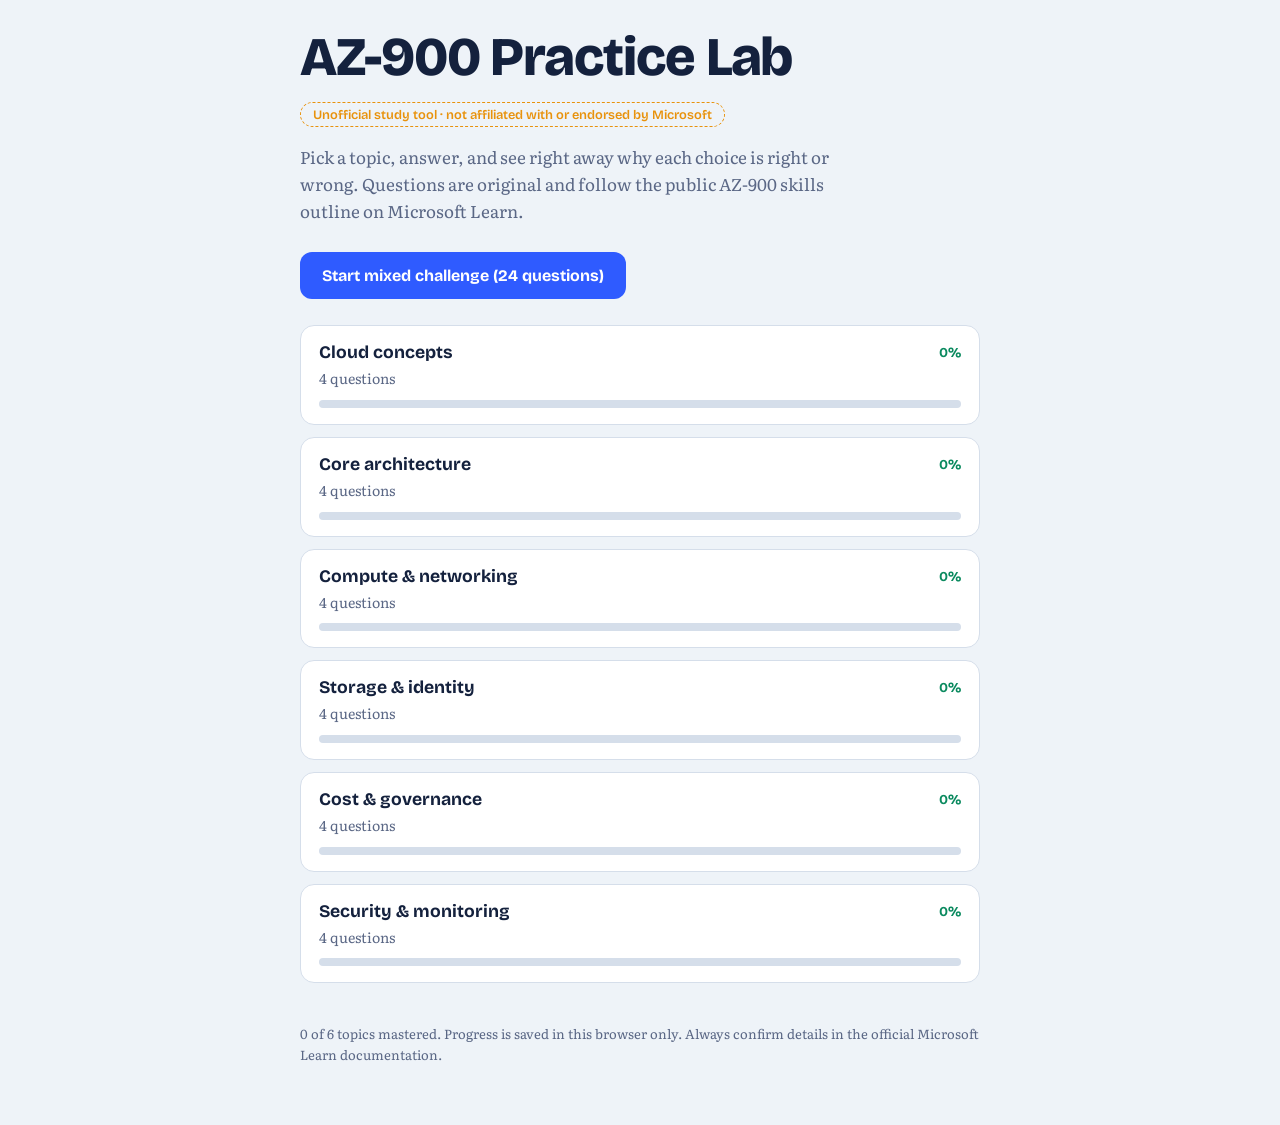
<file: index.html>
<!DOCTYPE html>
<html lang="en">
<head>
<meta charset="utf-8">
<meta name="viewport" content="width=device-width, initial-scale=1, viewport-fit=cover">
<title>AZ-900 Practice Lab (Unofficial)</title>
<link rel="preconnect" href="https://fonts.googleapis.com">
<link href="https://fonts.googleapis.com/css2?family=Bricolage+Grotesque:wght@500;700;800&family=Literata:wght@400;600&display=swap" rel="stylesheet">
<link rel="stylesheet" href="az900-practice-lab/styles.css">
</head>
<body>
<canvas id="fx"></canvas>
<main id="app"></main>
<script src="az900-practice-lab/questions.js"></script>
<script src="az900-practice-lab/app.js"></script>
</body>
</html>
</file>
<file: az900-practice-lab/styles.css>
:root{--bg:#eef3f8;--surface:#fff;--ink:#14213d;--mute:#5a6785;--line:#d5deea;--accent:#2f5bff;--accent-ink:#fff;--ok:#0b8a5f;--okbg:#e2f6ee;--bad:#d1343b;--badbg:#fdeaea;--amber:#e8920c;
--head:"Bricolage Grotesque",system-ui,sans-serif;--body:"Literata",Georgia,serif;
box-sizing:border-box;padding-top:env(safe-area-inset-top,0px);padding-bottom:env(safe-area-inset-bottom,0px)}
@media (prefers-color-scheme:dark){:root:not([data-theme="light"]){--bg:#0f1729;--surface:#18233d;--ink:#e8eefc;--mute:#9aa8c7;--line:#2a3858;--accent:#7b97ff;--accent-ink:#0f1729;--ok:#4fd1a1;--okbg:#10382d;--bad:#ff7a80;--badbg:#3d1c20;--amber:#ffb84a}}
:root[data-theme="dark"]{--bg:#0f1729;--surface:#18233d;--ink:#e8eefc;--mute:#9aa8c7;--line:#2a3858;--accent:#7b97ff;--accent-ink:#0f1729;--ok:#4fd1a1;--okbg:#10382d;--bad:#ff7a80;--badbg:#3d1c20;--amber:#ffb84a}
*{box-sizing:border-box}html{scroll-padding-top:env(safe-area-inset-top,0px)}
body{margin:0;background:var(--bg);color:var(--ink);font:17px/1.6 var(--body);min-height:100vh}
main{max-width:720px;margin:0 auto;padding:28px 20px 60px}
h1,h2,h3,.h{font-family:var(--head);line-height:1.1;margin:0}
h1{font-size:clamp(2.2rem,7vw,3.4rem);font-weight:800;letter-spacing:-.02em}
.tag{display:inline-block;margin-top:14px;padding:4px 12px;border:1.5px dashed var(--amber);border-radius:99px;font:600 .8rem var(--head);color:var(--amber)}
.lead{color:var(--mute);max-width:56ch;margin:16px 0 28px}
button{font:inherit;cursor:pointer;color:inherit}
:focus-visible{outline:3px solid var(--accent);outline-offset:2px}
.primary{background:var(--accent);color:var(--accent-ink);border:0;border-radius:12px;padding:14px 22px;font:700 1rem var(--head)}
.primary:hover{filter:brightness(1.08)}.ghost{background:none;border:1.5px solid var(--line);border-radius:12px;padding:12px 18px;font:600 .95rem var(--head)}
.topics{display:grid;gap:12px;margin-top:26px}
.topic{display:grid;grid-template-columns:1fr auto;gap:4px 12px;text-align:left;background:var(--surface);border:1.5px solid var(--line);border-radius:14px;padding:16px 18px}
.topic:hover{border-color:var(--accent)}.topic b{font:700 1.1rem var(--head)}.topic small{color:var(--mute);grid-column:1}
.bar{grid-column:1/-1;height:8px;background:var(--line);border-radius:9px;overflow:hidden;margin-top:6px}
.bar i{display:block;height:100%;background:var(--ok);width:0;transition:width .8s cubic-bezier(.2,.8,.2,1)}
.badge{font:700 .85rem var(--head);color:var(--ok);align-self:center}
.top{display:flex;align-items:center;gap:14px;margin-bottom:22px}
.prog{flex:1;height:10px;background:var(--line);border-radius:9px;overflow:hidden}.prog i{display:block;height:100%;background:var(--accent);transition:width .4s}
.streak{font:800 1rem var(--head);color:var(--amber);min-width:84px;text-align:right;transition:transform .2s}.streak.pop{transform:scale(1.35)}
.qtopic{color:var(--mute);font:600 .9rem var(--head);margin-bottom:8px}
.q{font:700 clamp(1.3rem,4.5vw,1.7rem)/1.3 var(--head);margin-bottom:20px}
.opts{display:grid;gap:10px}
.opt{display:flex;gap:12px;text-align:left;background:var(--surface);border:1.5px solid var(--line);border-radius:12px;padding:14px 16px;transition:border-color .15s,transform .15s}
.opt:not(:disabled):hover{border-color:var(--accent);transform:translateX(3px)}
.opt kbd{font:700 .85rem var(--head);width:26px;height:26px;border-radius:8px;background:var(--bg);display:grid;place-items:center;flex:none;color:var(--mute)}
.opt.ok{border-color:var(--ok);background:var(--okbg)}.opt.bad{border-color:var(--bad);background:var(--badbg);animation:shake .35s}
.opt:disabled{cursor:default;color:inherit}
@keyframes shake{25%{transform:translateX(-7px)}75%{transform:translateX(7px)}}
.fb{margin-top:18px;padding:16px 18px;border-radius:12px;border-left:5px solid;animation:rise .35s}
.fb.ok{background:var(--okbg);border-color:var(--ok)}.fb.bad{background:var(--badbg);border-color:var(--bad)}
.fb h3{font-size:1.15rem;margin-bottom:6px}.fb p{margin:6px 0}
@keyframes rise{from{opacity:0;transform:translateY(8px)}}
.next{margin-top:18px}
.ring{width:170px;height:170px;position:relative;margin:10px 0 18px}
.ring svg{transform:rotate(-90deg)}.ring circle{fill:none;stroke-width:12;stroke-linecap:round}
.ring .n{position:absolute;inset:0;display:grid;place-items:center;font:800 2.6rem var(--head)}
.row{display:flex;gap:10px;flex-wrap:wrap;margin-top:18px}
.bd{display:grid;gap:8px;margin-top:14px}.bd div{display:flex;justify-content:space-between;border-bottom:1px solid var(--line);padding:6px 0}
canvas{position:fixed;inset:0;pointer-events:none;z-index:9}
footer{margin-top:40px;color:var(--mute);font-size:.82rem}
@media (prefers-reduced-motion:reduce){*{animation:none!important;transition:none!important}}
</file>
